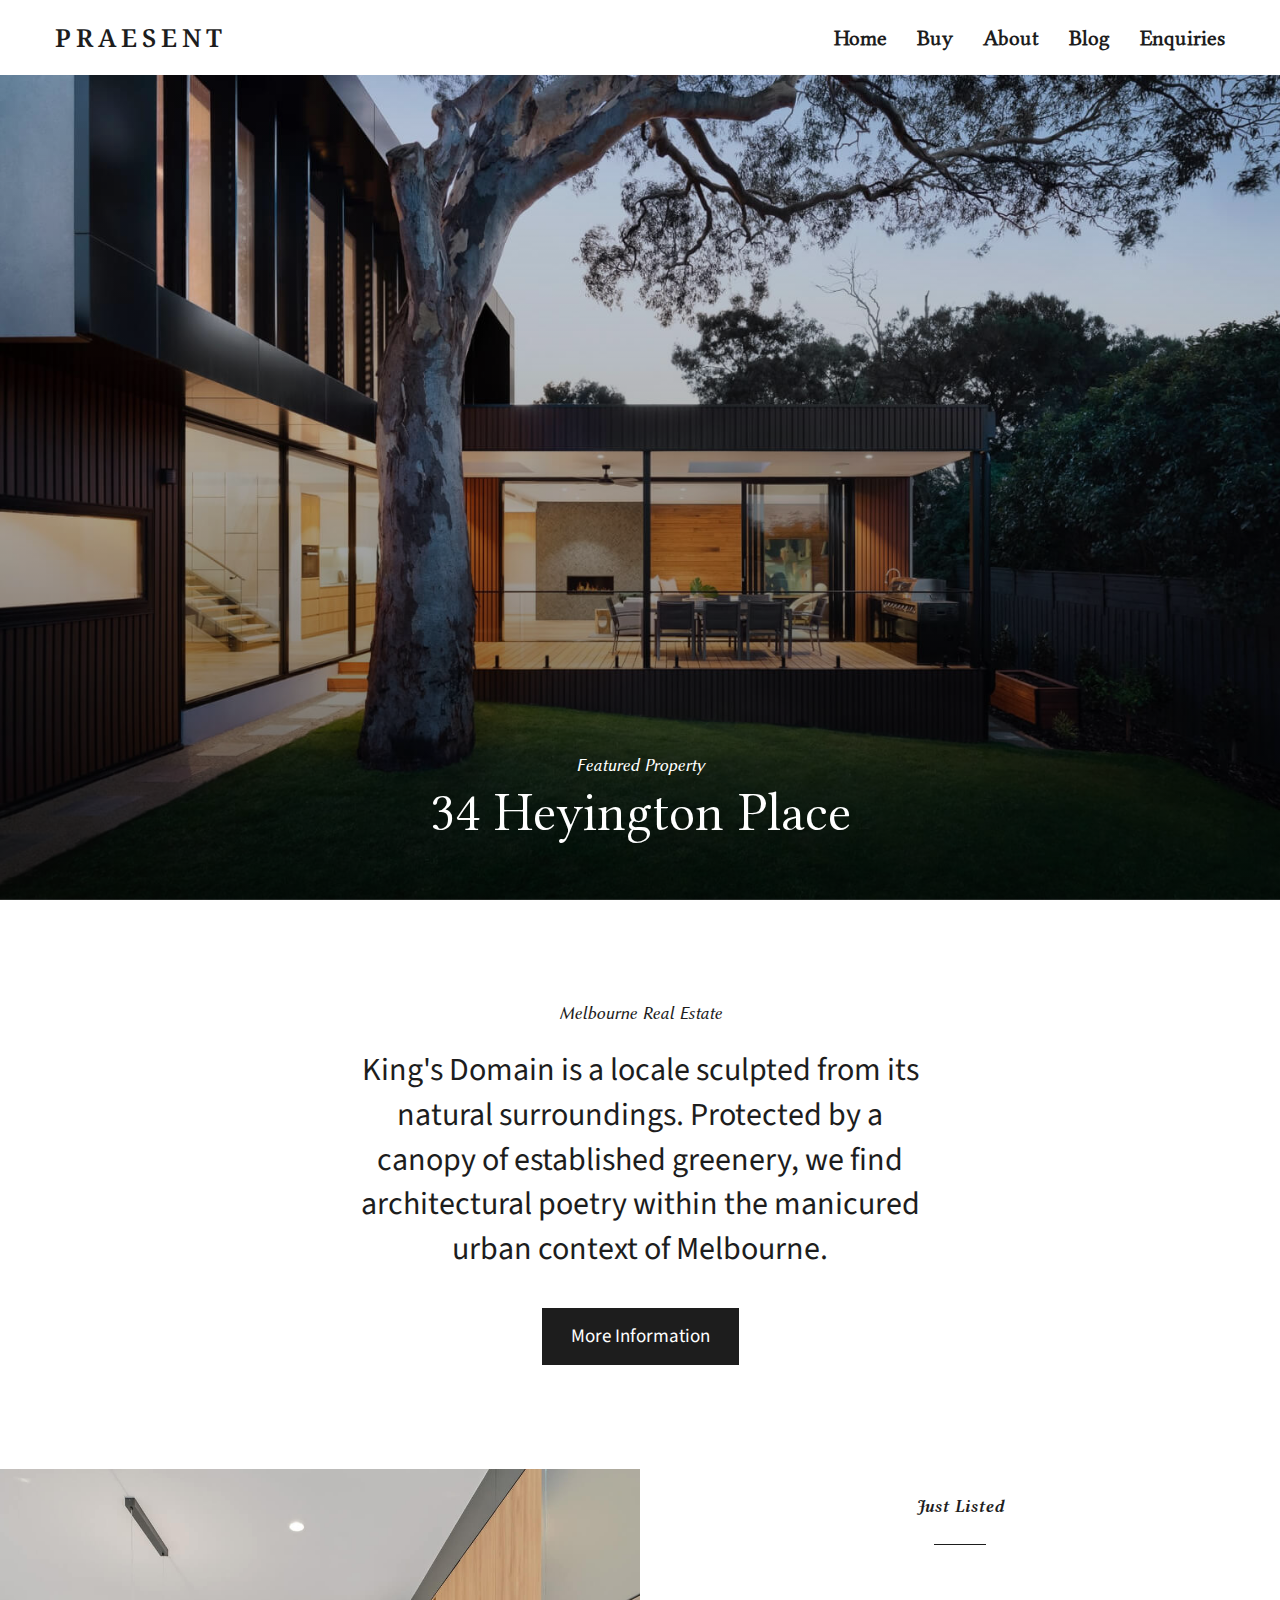
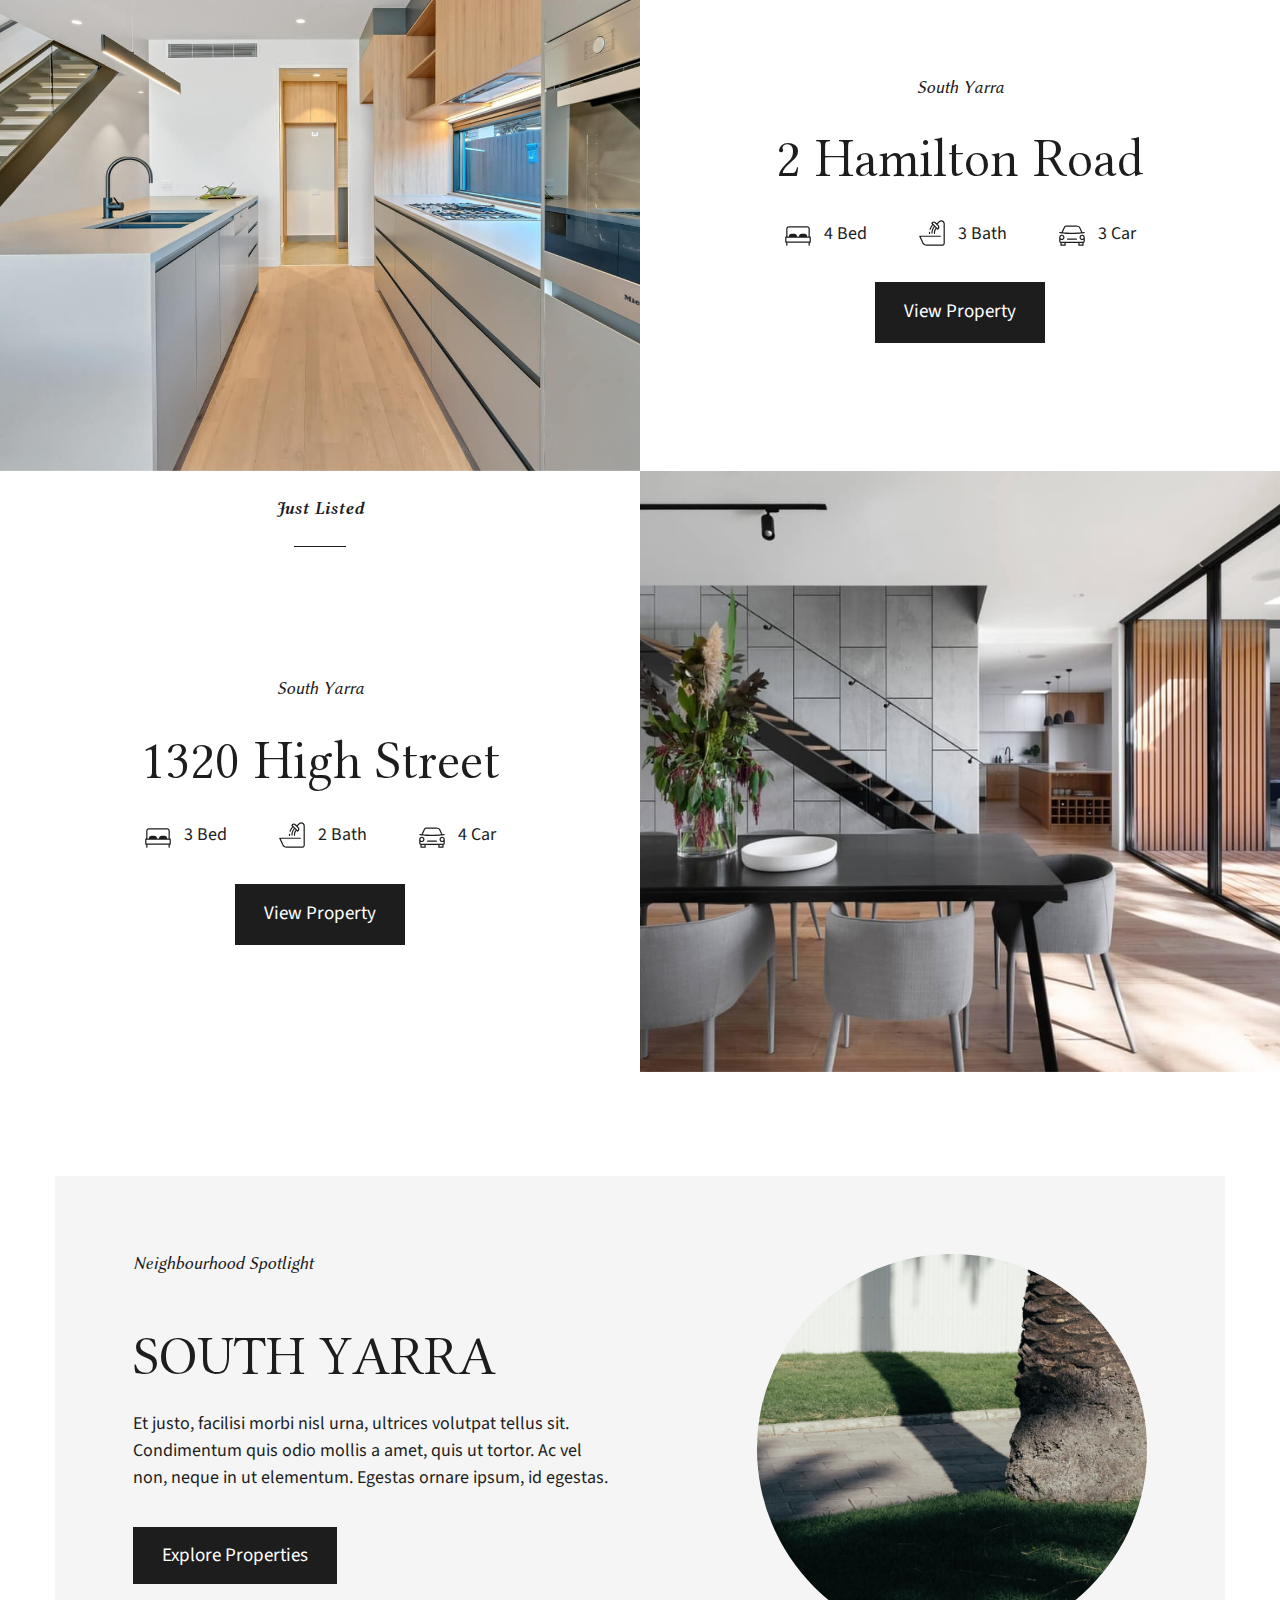
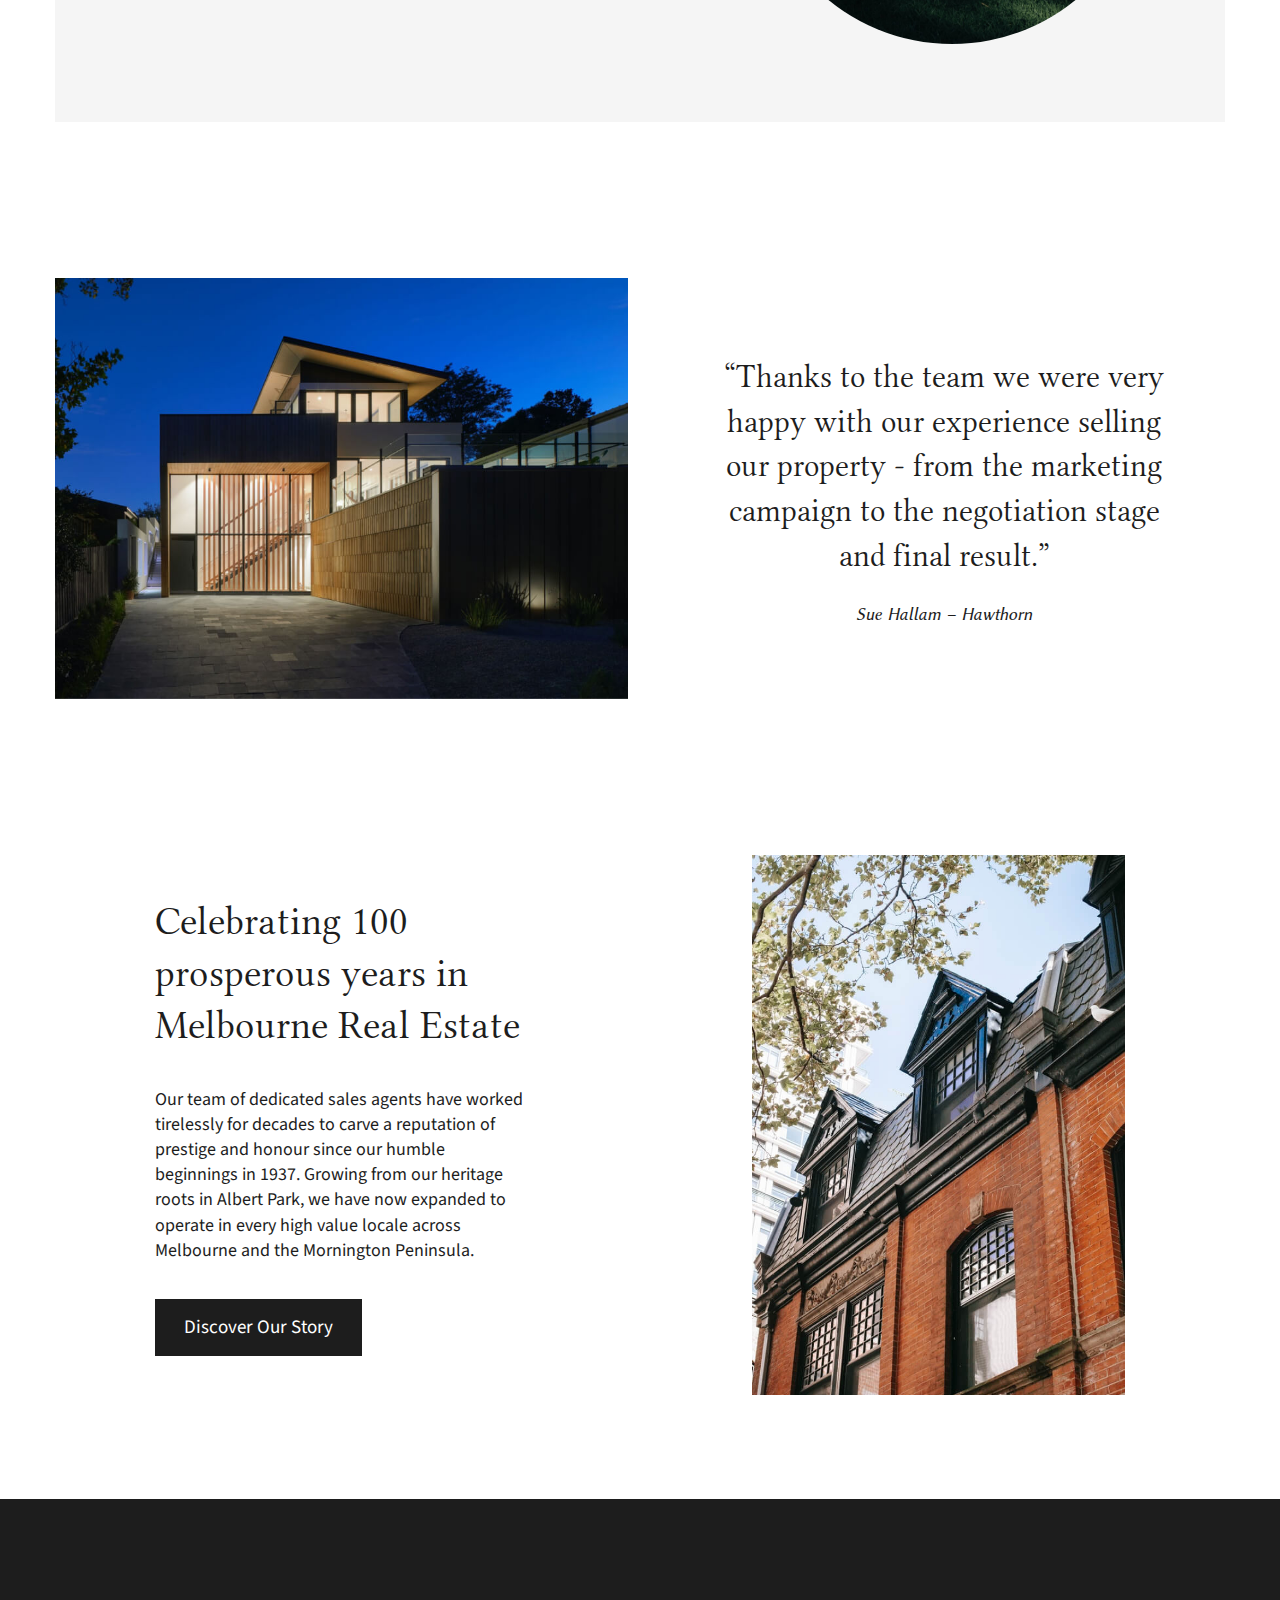
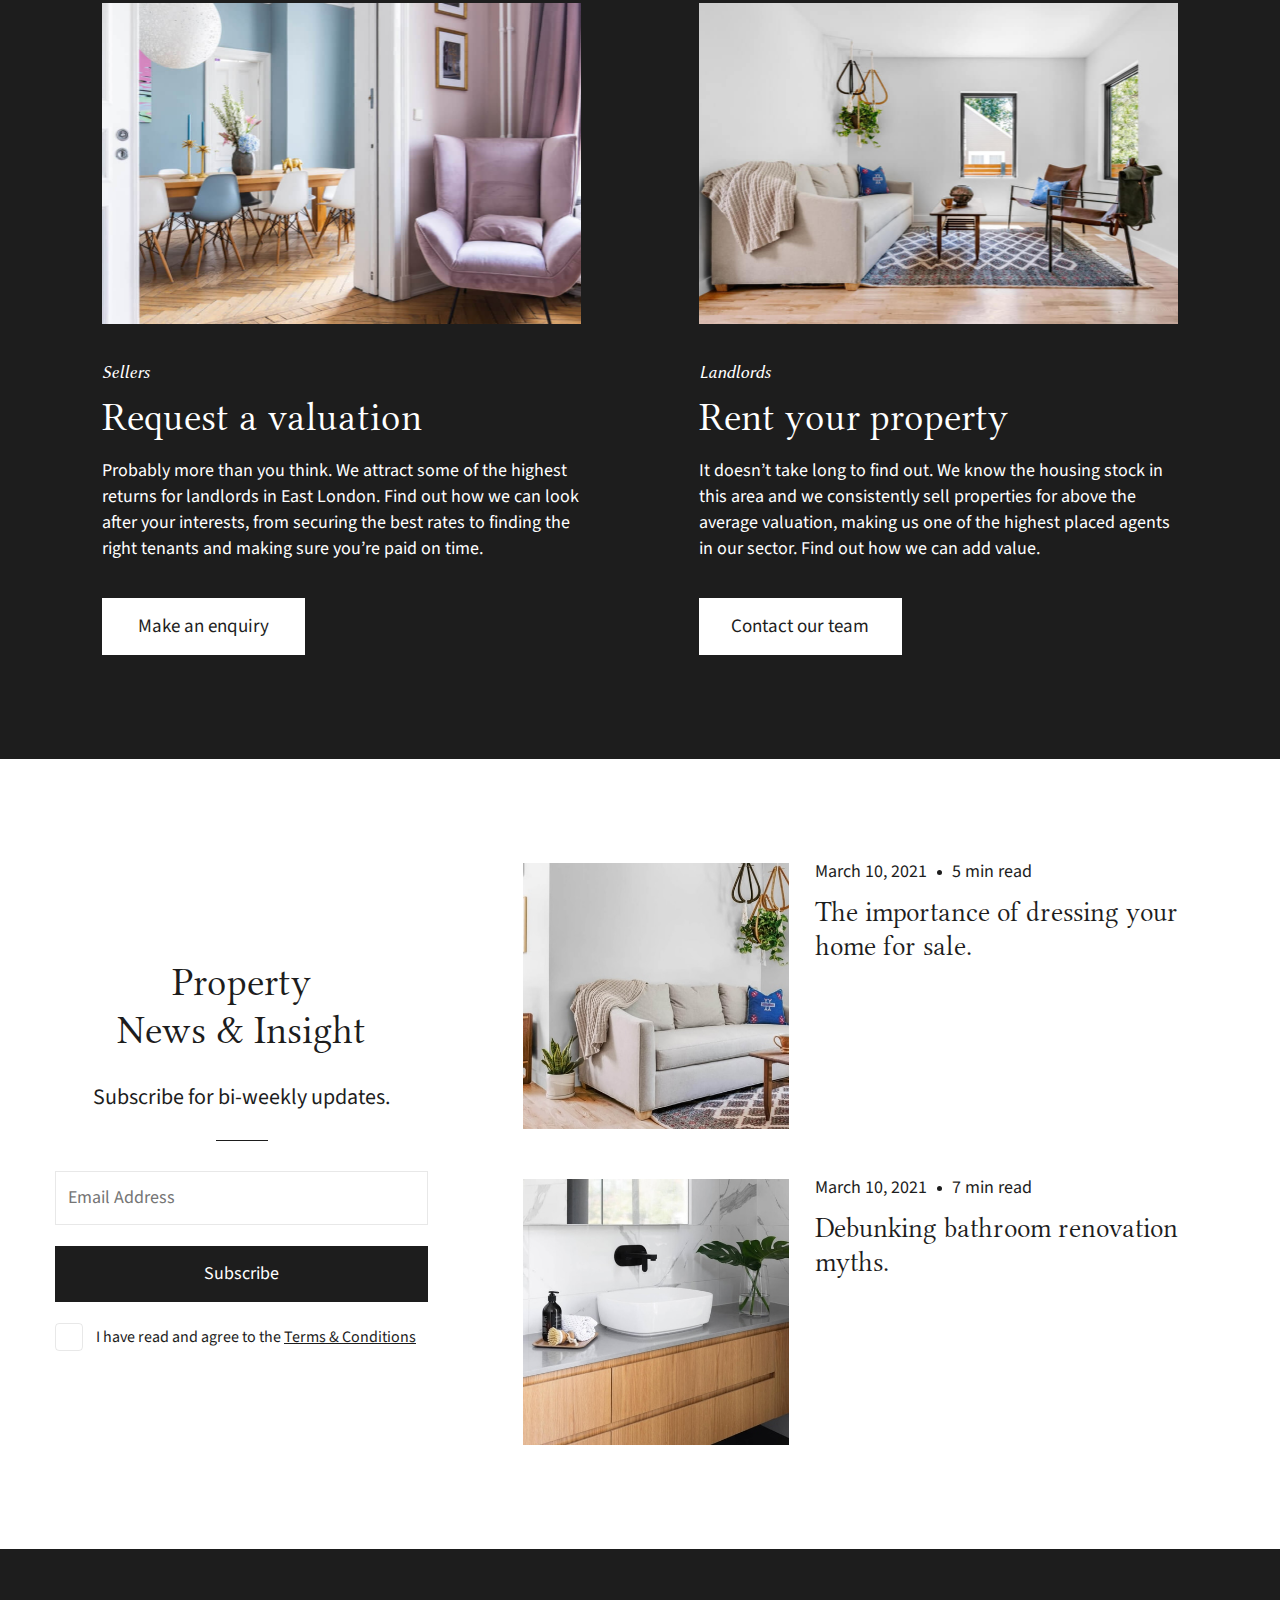
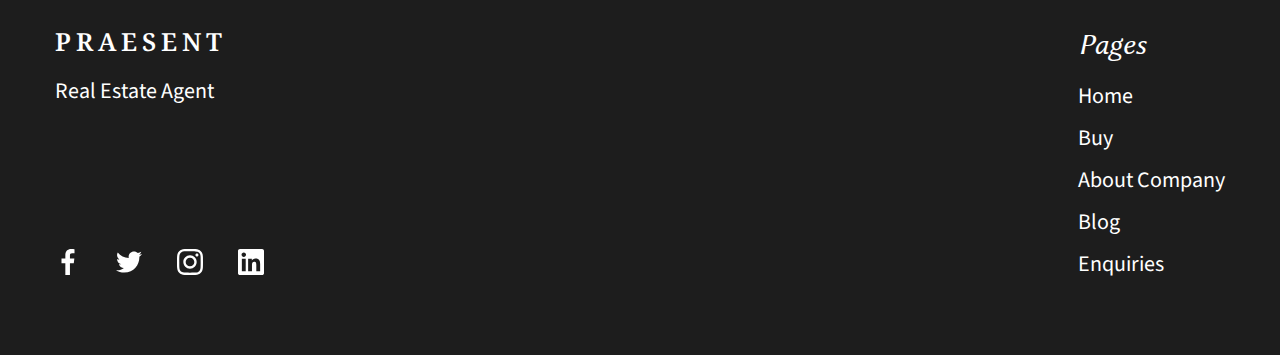
<file: index.html>
<!DOCTYPE html>
<html lang="en">
    <head>
    <meta charset="UTF-8">
    <meta http-equiv="X-UA-Compatible" content="IE=edge">
    <meta name="viewport" content="width=device-width, initial-scale=1.0">
    <link href="https://fonts.googleapis.com/css2?family=Noto+Serif:wght@400;700&display=swap" rel="stylesheet">
    <link href="https://fonts.googleapis.com/css2?family=Source+Sans+Pro:ital,wght@0,400;0,600;0,700;1,400&display=swap" rel="stylesheet">
    <link rel="stylesheet" href="css/style.css">
    
    <title>Home</title>
</head>
    <body>
        <div class="wrapper">
            <header class="header">
    <div class="container header__container">
        <div class="header__logo logo">
            <a href="#">
                <span>PRAESENT</span>
            </a>
        </div>
        <nav class="header__nav">
            <ul class="header__ul">
                <li class="header__li">
                    <a href="#" class="header__li__a">Home</a>
                </li>
                <li class="header__li">
                    <a href="#" class="header__li__a">Buy</a>
                </li>
                <li class="header__li">
                    <a href="#" class="header__li__a">About</a>
                </li>
                <li class="header__li">
                    <a href="#" class="header__li__a">Blog</a>
                </li>
                <li class="header__li">
                    <a href="#" class="header__li__a">Enquiries</a>
                </li>
            </ul>
        </nav>
        <div class="nav__icon">
            <span></span>
        </div>
    </div>
</header>
            <main class="main">
                <a href="#" class="home ibg">
                    <img class="ibg-img" src="img/home/home.jpg" alt="">
                    <div class="overlay"></div>
                    <div class="home__content">
                        <div class="home__title1 title1">
                            Featured Property
                        </div>
                        <div class="home__title2 title2">
                            34 Heyington Place
                        </div>
                    </div>
                </a>
                <div class="description">
                    <div class="container">
                        <div class="description__title title1">Melbourne Real Estate</div>
                        <div class="description__text">King's Domain is a locale sculpted from its natural surroundings. Protected by a canopy of established greenery, we find architectural poetry within the manicured urban context of Melbourne.</div>
                        <a href="#" class="description__button">
                            <span>More Information</span>
                        </a>
                    </div>
                </div>
                <div class="house">
                    <div class="house__img ibg">
                        <img class="ibg-img" src="img/home/flat1.jpg" alt="">
                    </div>
                    <div class="house__info">
                        <div class="house__top">
                            <div class="house__top__title">Just Listed</div>
                            <div class="house__top__line"></div>
                        </div>
                        <div class="house__center">
                            <div class="house__center__title1 title1">South Yarra</div>
                            <div class="house__center__title2 title2">2 Hamilton Road</div>
                            <div class="house__properties">
                                <div class="house__property">
                                    <div class="house__property__icon">
                                        <img src="img/home/bed-icon.svg" alt="">
                                    </div>
                                    <div class="house__property__count">4</div>
                                    <div class="house__property__value">&nbsp;Bed</div>
                                </div>
                                <div class="house__property">
                                    <div class="house__property__icon">
                                        <img src="img/home/bath-icon.svg" alt="">
                                    </div>
                                    <div class="house__property__count">3</div>
                                    <div class="house__property__value">&nbsp;Bath</div>
                                </div>
                                <div class="house__property">
                                    <div class="house__property__icon">
                                        <img src="img/home/car-icon.svg" alt="">
                                    </div>
                                    <div class="house__property__count">3</div>
                                    <div class="house__property__value">&nbsp;Car</div>
                                </div>
                            </div>
                            <a href="#" class="description__button">
                                <span>View Property</span>
                            </a>
                        </div>
                    </div>
                </div>
                <div class="house reverse">
                    <div class="house__img ibg">
                        <img class="ibg-img" src="img/home/flat2.jpeg" alt="">
                    </div>
                    <div class="house__info">
                        <div class="house__top">
                            <div class="house__top__title">Just Listed</div>
                            <div class="house__top__line"></div>
                        </div>
                        <div class="house__center">
                            <div class="house__center__title1 title1">South Yarra</div>
                            <div class="house__center__title2 title2">1320 High Street</div>
                            <div class="house__properties">
                                <div class="house__property">
                                    <div class="house__property__icon">
                                        <img src="img/home/bed-icon.svg" alt="">
                                    </div>
                                    <div class="house__property__count">3</div>
                                    <div class="house__property__value">&nbsp;Bed</div>
                                </div>
                                <div class="house__property">
                                    <div class="house__property__icon">
                                        <img src="img/home/bath-icon.svg" alt="">
                                    </div>
                                    <div class="house__property__count">2</div>
                                    <div class="house__property__value">&nbsp;Bath</div>
                                </div>
                                <div class="house__property">
                                    <div class="house__property__icon">
                                        <img src="img/home/car-icon.svg" alt="">
                                    </div>
                                    <div class="house__property__count">4</div>
                                    <div class="house__property__value">&nbsp;Car</div>
                                </div>
                            </div>
                            <a href="#" class="description__button">
                                <span>View Property</span>
                            </a>
                        </div>
                    </div>
                </div>
                <div class="location">
                    <div class="container location__container">
                        <div class="location__info">
                            <div class="location__title1 title1">Neighbourhood Spotlight</div>
                            <div class="location__bottom">
                                <div class="location__title2 title2">South Yarra</div>
                                <div class="location__text text1">Et justo, facilisi morbi nisl urna, ultrices volutpat tellus sit. Condimentum quis odio mollis a amet, quis ut tortor. Ac vel non, neque in ut elementum. Egestas ornare ipsum, id egestas.</div>
                                <a href="#" class="description__button">
                                    <span>Explore Properties</span>
                                </a>
                            </div>
                        </div>
                        <div class="location__img">
                            <img src="img/home/tree.jpg" alt="">
                        </div>
                    </div>
                </div>
                <div class="response">
                    <div class="container response__container">
                        <div class="response__img ibg">
                            <img src="img/home/house1.jpg" alt="" class="ibg-img">
                        </div>
                        <div class="response__info">
                            <blockquote class="response__item">
                                “Thanks to the team we were very happy with our experience selling our property - from the marketing campaign to the negotiation stage and final result.”
                            </blockquote>
                            <div class="response__author">Sue Hallam – Hawthorn</div>
                        </div>
                    </div>
                </div>
                <div class="story">
                    <div class="container story__container">
                        <div class="story__block">
                            <div class="story__info">
                                <div class="story__info__title title3">Celebrating 100 prosperous years in Melbourne Real Estate</div>
                                <div class="story__info__text text1">Our team of dedicated sales agents have worked tirelessly for decades to carve a reputation of prestige and honour since our humble beginnings in 1937. Growing from our heritage roots in Albert Park, we have now expanded to operate in every high value locale across Melbourne and the Mornington Peninsula.</div>
                                <a href="#" class="description__button">
                                    <span>Discover Our Story</span>
                                </a>
                            </div>
                        </div>
                        <div class="story__block">
                            <div class="story__img ibg">
                                <img class="ibg-img" src="img/home/house2.jpg" alt="">
                            </div>
                        </div>
                    </div>
                </div>
                <div class="enquires">
                    <div class="container enquires__container">
                        <div class="enquires__block__container">
                            <div class="enquires__block">
                                <div class="enquires__img ibg">
                                    <img src="img/home/flat3.jpg" alt="" class="ibg-img">
                                </div>
                                <div class="enquires__info">
                                    <div class="enquires__title1 title1">Sellers</div>
                                    <div class="enquires__title2 title3">Request a valuation</div>
                                    <div class="enquires__text text1">Probably more than you think. We attract some of the highest returns for landlords in East London. Find out how we can look after your interests, from securing the best rates to finding the right tenants and making sure you’re paid on time.</div>
                                    <a href="#" class="description__button reverse">
                                        <span>Make an enquiry</span>
                                    </a>
                                </div>
                            </div>    
                        </div>
                        <div class="enquires__block__container">
                            <div class="enquires__block">
                                <div class="enquires__img ibg">
                                    <img src="img/home/flat4.jpg" alt="" class="ibg-img">
                                </div>
                                <div class="enquires__info">
                                    <div class="enquires__title1 title1">Landlords</div>
                                    <div class="enquires__title2 title3">Rent your property</div>
                                    <div class="enquires__text text1">It doesn’t take long to find out. We know the housing stock in this area and we consistently sell properties for above the average valuation, making us one of the highest placed agents in our sector. Find out how we can add value.</div>
                                    <a href="#" class="description__button reverse">
                                        <span>Contact our team</span>
                                    </a>
                                </div>
                            </div>
                        </div>    
                    </div>
                </div>
                <div id="form" class="actions anchor">
                    <div class="container actions__container">
                        <form action="#" class="actions__form">
                            <div class="actions__title1 title3">Property<br/> News & Insight</div>
                            <div class="actions__title2">Subscribe for bi-weekly updates.</div>
                            <div class="actions__top__line"></div>
                            <div action="#" class="letter__form letter__form1">
                                <input type="text" class="actions__input letter__input input__email obligated" placeholder="Email Address">
                                <input type="button" href="#form" class="actions__button letter__form__button" value="Subscribe">
                                <label class="actions__label">
                                    <input type="checkbox" class="actions__checkbox obligated"><span class="actions__custom-checkbox"></span><span class="actions__agree__span">I have read and agree to the <a href="#" class="actions__link">Terms & Conditions</a></span>
                                </label>
                            </div>   
                            <div class="success-submit">Thank you! Your submission has been received!</div> 
                        </form>
                        <div class="actions__articles">
                            <a href="#" class="actions__article">
                                <div class="actions__article__img">
                                    <img src="img/home/sofa.jpeg" alt="" >
                                </div>
                                <div class="actions__article__info">
                                    <div class="actions__article__top">
                                        <span class="actions__article__date">March 10, 2021</span>
                                        <span class="actions__article__separator"></span>
                                        <span class="actions__article__time">5 min read</span>
                                    </div>
                                    <div class="actions__article__title">The importance of dressing your home for sale.</div>
                                </div>
                            </a>
                            <a href="#" class="actions__article">
                                <div class="actions__article__img">
                                    <img src="img/home/washbasin.jpeg" alt="">
                                </div>
                                <div class="actions__article__info">
                                    <div class="actions__article__top">
                                        <span class="actions__article__date">March 10, 2021</span>
                                        <span class="actions__article__separator"></span>
                                        <span class="actions__article__time">7 min read</span>
                                    </div>
                                    <div class="actions__article__title">Debunking bathroom renovation myths.</div>
                                </div>
                            </a>
                        </div>
                    </div>
                </div>
            </main>

            <footer class="footer">
    <div class="container footer__container">
        <div class="footer__left">
            <div class="footer__logo logo">
                <a href="#">
                    <span>PRAESENT</span>
                </a>
            </div>
            <div class="footer__text">Real Estate Agent</div>
            <nav class="footer__networks">
                <ul class="footer__networks__ul">
                    <li class="footer__networks__li">
                        <a href="#" class="footer__networks__a">
                            <img src="img/home/facebook-icon.svg" alt="">
                        </a>
                    </li>
                    <li class="footer__networks__li">
                        <a href="#" class="footer__networks__a">
                            <img src="img/home/twiitter-icon.svg" alt="">
                        </a>
                    </li>
                    <li class="footer__networks__li">
                        <a href="#" class="footer__networks__a">
                            <img src="img/home/intagram-icon.svg" alt="">
                        </a>
                    </li>
                    <li class="footer__networks__li">
                        <a href="#" class="footer__networks__a">
                            <img src="img/home/linkedin-icon.svg" alt="">
                        </a>
                    </li>
                </ul>
            </nav>
        </div>
        <div class="footer__right">
            <div class="footer_right__title">Pages</div>
            <nav class="footer__right__nav">
                <ul class="footer__right__ul">
                    <li class="footer__right__li">
                        <a href="#" class="footer__right__a">Home</a>
                    </li>
                    <li class="footer__right__li">
                        <a href="#" class="footer__right__a">Buy</a>
                    </li>
                    <li class="footer__right__li">
                        <a href="#" class="footer__right__a">About Company</a>
                    </li>
                    <li class="footer__right__li">
                        <a href="#" class="footer__right__a">Blog</a>
                    </li>
                    <li class="footer__right__li">
                        <a href="#" class="footer__right__a">Enquiries</a>
                    </li>
                </ul>
            </nav>
        </div>
    </div>
</footer>
        </div>
        <script src="js/app.js"></script>
    </body>
</html>
</file>
<file: css/style.css>
@charset "UTF-8";
/*Обнуление*/
* {
  padding: 0;
  /*Видаляємо всі відступи і межі*/
  margin: 0;
  /* - це звернення до всіх тегів на сторінці*/
  border: 0;
}

*, *:before, *:after {
  /*міняє пілрахунок ширини блока так щоб було зручніше верстати*/
  -moz-box-sizing: border-box;
  -webkit-box-sizing: border-box;
  box-sizing: border-box;
}

:focus, :active {
  outline: none;
}

/*прибираємо лінії обводки в деяких браузерах*/
a:focus, a:active {
  outline: none;
}

nav, footer, header, aside {
  display: block;
}

/*перечисляємо деякі хтмл теги і додаємо їм значення блок, що робить їх блочними*/
html, body {
  /*прирівнюємо поведінку шрифтів і елементів для різних браузерів*/
  height: 100%;
  width: 100%;
  font-size: 100%;
  line-height: 1;
  font-size: 14px;
  -ms-text-size-adjust: 100%;
  -moz-text-size-adjust: 100%;
  -webkit-text-size-adjust: 100%;
}

input, button, textarea {
  font-family: inherit;
}

/*наслідування сімейства шрифта*/
input::-ms-clear {
  display: none;
}

/*прибираєть хрестик в інтернет експлорері*/
button {
  cursor: pointer;
}

button::-moz-focus-inner {
  padding: 0;
  border: 0;
}

a, a:visited {
  text-decoration: none;
}

a:hover {
  text-decoration: none;
}

ul li {
  list-style: none;
}

img {
  vertical-align: top;
}

h1, h2, h3, h4, h5, h6 {
  font-size: inherit;
  font-weight: 400;
}

/*обнуляємо всі заголовки*/
/*--------------------*/
.ibg {
  background-position: center;
  background-size: cover;
  background-repeat: no-repeat;
  position: relative;
}

.ibg-img {
  width: 0;
  height: 0;
  position: absolute;
  top: 0;
  left: 0;
  opacity: 0;
  visibility: hidden;
}

a {
  color: #1d1d1d;
}

@font-face {
  font-family: "icomoon2";
  src: url("../fonts/icomoon2.eot?natfha");
  src: url("../fonts/icomoon2.eot?natfha#iefix") format("embedded-opentype"), url("../fonts/icomoon2.ttf?natfha") format("truetype"), url("../fonts/icomoon2.woff?natfha") format("woff"), url("../fonts/icomoon2.svg?natfha#icomoon2") format("svg");
  font-weight: normal;
  font-style: normal;
  font-display: block;
}
[class^=icon-], [class*=" icon-"] {
  /* use !important to prevent issues with browser extensions that change fonts */
  font-family: "icomoon2" !important;
  speak: never;
  font-style: normal;
  font-weight: normal;
  font-variant: normal;
  text-transform: none;
  line-height: 1;
  /* Better Font Rendering =========== */
  -webkit-font-smoothing: antialiased;
  -moz-osx-font-smoothing: grayscale;
}

.icon-close:before {
  content: "\e903";
}

.icon-file-icon:before {
  content: "\e900";
}

.icon-gallery-icon:before {
  content: "\e901";
}

.icon-house-map-icon:before {
  content: "\e902";
}

@font-face {
  font-family: LibertinusMath;
  font-display: swap;
  src: url("../fonts/LibertinusMath-Regular.woff2") format("woff2"), url("../fonts/LibertinusMath-Regular.woff") format("woff");
  font-weight: 400;
  font-style: normal;
}
@font-face {
  font-family: LibertinusSans;
  font-display: swap;
  src: url("../fonts/LibertinusSans-Bold.woff2") format("woff2"), url("../fonts/LibertinusSans-Bold.woff") format("woff");
  font-weight: 700;
  font-style: normal;
}
@font-face {
  font-family: LibertinusSans;
  font-display: swap;
  src: url("../fonts/LibertinusSans-Regular.woff2") format("woff2"), url("../fonts/LibertinusSans-Regular.woff") format("woff");
  font-weight: 400;
  font-style: normal;
}
@font-face {
  font-family: LibertinusSerif;
  font-display: swap;
  src: url("../fonts/LibertinusSerif-BoldItalic.woff2") format("woff2"), url("../fonts/LibertinusSerif-BoldItalic.woff") format("woff");
  font-weight: 400;
  font-style: normal;
}
@font-face {
  font-family: LibertinusSerif;
  font-display: swap;
  src: url("../fonts/LibertinusSerif-Semibold.woff2") format("woff2"), url("../fonts/LibertinusSerif-Semibold.woff") format("woff");
  font-weight: 600;
  font-style: normal;
}
@font-face {
  font-family: LibertinusSerif;
  font-display: swap;
  src: url("../fonts/LibertinusSerif-Bold.woff2") format("woff2"), url("../fonts/LibertinusSerif-Bold.woff") format("woff");
  font-weight: 700;
  font-style: normal;
}
@font-face {
  font-family: LibertinusSerif;
  font-display: swap;
  src: url("../fonts/LibertinusSerif-Regular.woff2") format("woff2"), url("../fonts/LibertinusSerif-Regular.woff") format("woff");
  font-weight: 400;
  font-style: normal;
}
@font-face {
  font-family: LibertinusSans;
  font-display: swap;
  src: url("../fonts/LibertinusSans-Italic.woff2") format("woff2"), url("../fonts/LibertinusSans-Italic.woff") format("woff");
  font-weight: 400;
  font-style: normal;
}
@font-face {
  font-family: LibertinusSerif;
  font-display: swap;
  src: url("../fonts/LibertinusSerif-SemiboldItalic.woff2") format("woff2"), url("../fonts/LibertinusSerif-SemiboldItalic.woff") format("woff");
  font-weight: 400;
  font-style: normal;
}
@font-face {
  font-family: LibertinusSerifDisplay;
  font-display: swap;
  src: url("../fonts/LibertinusSerifDisplay-Regular.woff2") format("woff2"), url("../fonts/LibertinusSerifDisplay-Regular.woff") format("woff");
  font-weight: 400;
  font-style: normal;
}
@font-face {
  font-family: LibertinusSerifInitials;
  font-display: swap;
  src: url("../fonts/LibertinusSerifInitials-Regular.woff2") format("woff2"), url("../fonts/LibertinusSerifInitials-Regular.woff") format("woff");
  font-weight: 400;
  font-style: normal;
}
body {
  color: #1d1d1d;
}
body._lock {
  overflow: hidden;
}

.wrapper {
  min-height: 100vh;
  display: flex;
  flex-direction: column;
}

.main {
  flex: 1 1 auto;
}

.title1 {
  font-size: 18px;
  font-family: "LibertinusSans", sans-serif;
}

.title2 {
  font-size: 54px;
  font-family: "LibertinusSerifDisplay", sans-serif;
}
@media (max-width: 576px) {
  .title2 {
    font-size: 40px;
  }
}
@media (max-width: 350px) {
  .title2 {
    font-size: 30px;
  }
}

.title3 {
  font-size: 40px;
  font-family: "LibertinusSerifDisplay", sans-serif;
}
@media (max-width: 992px) {
  .title3 {
    font-size: 35px;
  }
}
@media (max-width: 350px) {
  .title3 {
    font-size: 25px;
  }
}

.text1 {
  font-size: 18px;
  font-family: "Source Sans Pro", sans-serif;
}

.description__button {
  display: inline-block;
  padding: 18px 28px;
  background-color: #1d1d1d;
  font-size: 19px;
  font-family: "Source Sans Pro", sans-serif;
  color: #ffffff;
  border: 1px solid #1d1d1d;
  transition: 0.3s;
  margin-top: 36px;
}
.description__button:hover {
  background-color: transparent;
  color: #1d1d1d;
  transition: 0.3s;
}
.description__button.reverse {
  background-color: #ffffff;
  border: 1px solid #ffffff;
  color: #1d1d1d;
  width: 203px;
  text-align: center;
}
.description__button.reverse:hover {
  background-color: transparent;
  color: #ffffff;
  transition: 0.3s;
}

.header {
  padding: 25px 0px;
  background-color: #ffffff;
  position: fixed;
  z-index: 50;
  width: 100%;
}

.container {
  max-width: 1170px;
  width: 95%;
  margin: 0 auto;
}

.header__container {
  display: flex;
  justify-content: space-between;
  align-items: center;
}

.header__logo a {
  color: #1d1d1d;
}

.logo a {
  font-size: 25px;
  font-family: "Noto Serif", serif;
  font-weight: 600;
  letter-spacing: 5px;
  cursor: pointer;
  position: relative;
  z-index: 10;
}

@media (max-width: 767px) {
  .header__nav {
    position: fixed;
    top: 0;
    right: -100%;
    width: 100%;
    height: 100%;
    background-color: rgba(0, 0, 0, 0.8);
    padding: 120px 30px 30px 30px;
    transition: 0.3s ease 0s;
    overflow: auto;
  }
  .header__nav._active {
    right: 0%;
  }
  .header__nav:before {
    content: "";
    position: fixed;
    width: 100%;
    top: 0;
    left: 0;
    height: 75px;
    background-color: #ffffff;
    z-index: 2;
  }
}

.header__ul {
  display: flex;
}
@media (max-width: 767px) {
  .header__ul {
    flex-direction: column;
    align-items: center;
  }
}

.header__li:not(:last-child) {
  margin-right: 30px;
}
@media (max-width: 767px) {
  .header__li:not(:last-child) {
    margin-right: 0px;
    margin-bottom: 25px;
  }
}

.header__li__a {
  font-size: 22px;
  font-family: "LibertinusSerifDisplay", sans-serif;
  font-weight: 700;
  font-style: normal;
  color: #1d1d1d;
  transition: 0.3s;
}
.header__li__a:hover {
  opacity: 0.5;
  transition: 0.3s;
}
@media (max-width: 767px) {
  .header__li__a {
    font-size: 28px;
    color: #ffffff;
  }
}

.nav__icon {
  display: none;
  z-index: 5;
  position: relative;
  width: 30px;
  height: 18px;
  cursor: pointer;
}
@media (max-width: 767px) {
  .nav__icon {
    display: block;
  }
}
.nav__icon span, .nav__icon::before, .nav__icon::after {
  left: 0;
  position: absolute;
  height: 15%;
  width: 100%;
  transition: all 0.3s ease 0s;
  background-color: #000000;
}
.nav__icon:before, .nav__icon:after {
  content: "";
}
.nav__icon:before {
  top: 0;
}
.nav__icon:after {
  bottom: 0;
}
.nav__icon span {
  top: 50%;
  transform: scale(1) translate(0px, -50%);
}
.nav__icon._active span {
  transform: scale(0) translate(0px, -50%);
}
.nav__icon._active::before {
  top: 50%;
  transform: rotate(-45deg) translate(0px, -50%);
}
.nav__icon._active::after {
  bottom: 50%;
  transform: rotate(45deg) translate(0px, 50%);
}

.footer {
  background-color: #1d1d1d;
  padding: 80px 0px;
  color: #ffffff;
}

.footer__container {
  display: flex;
  justify-content: space-between;
}
@media (max-width: 450px) {
  .footer__container {
    flex-direction: column;
    align-items: center;
    text-align: center;
  }
}

.footer__left {
  display: flex;
  flex-direction: column;
}
@media (max-width: 450px) {
  .footer__left {
    margin-bottom: 80px;
  }
}

.footer__logo {
  margin-bottom: 26px;
}
.footer__logo a {
  color: #ffffff;
}

.footer__text {
  font-size: 22px;
  font-family: "Source Sans Pro", sans-serif;
  margin-bottom: 52px;
  flex: 1 1 auto;
}

.footer__networks__ul {
  display: flex;
}

.footer__networks__li:not(:last-child) {
  margin-right: 35px;
}

.footer__networks__a {
  opacity: 1;
  transition: 0.3s;
}
.footer__networks__a:hover {
  opacity: 0.5;
  transition: 0.3s;
}

.footer_right__title {
  font-size: 30px;
  font-family: "LibertinusSans", sans-serif;
  margin-bottom: 26px;
}

.footer__right__li:not(:last-child) {
  margin-bottom: 20px;
}

.footer__right__a {
  font-size: 22px;
  font-family: "Source Sans Pro", sans-serif;
  color: #ffffff;
  opacity: 1;
  transition: 0.3s;
}
.footer__right__a:hover {
  opacity: 0.5;
  transition: 0.3s;
}

.home {
  min-height: 100vh;
  display: flex;
  flex-direction: column;
  justify-content: flex-end;
}

.overlay {
  position: absolute;
  width: 100%;
  height: 100%;
  background-image: linear-gradient(180deg, transparent, rgba(0, 0, 0, 0.6));
  z-index: 10;
}

.home__content {
  color: #ffffff;
  text-align: center;
  padding-bottom: 60px;
  position: relative;
  z-index: 20;
}

.home__title1 {
  margin-bottom: 12px;
}

.description {
  text-align: center;
  padding: 104px 0px;
}

.description__title {
  margin-bottom: 26px;
}

.description__text {
  font-size: 32px;
  font-family: "Source Sans Pro", sans-serif;
  width: 95%;
  max-width: 584px;
  margin: 0 auto;
  line-height: 1.4;
}
@media (max-width: 576px) {
  .description__text {
    font-size: 26px;
  }
}
@media (max-width: 450px) {
  .description__text {
    font-size: 20px;
  }
}

.house {
  display: flex;
}
@media (max-width: 992px) {
  .house {
    flex-direction: column;
  }
}
.house.reverse .house__img {
  order: 2;
}
.house.reverse .house__info {
  order: 1;
}

.house__img {
  width: 50%;
  padding: 0px 0px 47% 0px;
}
@media (max-width: 992px) {
  .house__img {
    order: 2;
    width: 100%;
  }
}
.house__info {
  width: 50%;
  padding: 26px;
  display: flex;
  flex-direction: column;
}
@media (max-width: 992px) {
  .house__info {
    order: 1;
    width: 100%;
  }
}
@media (max-width: 576px) {
  .house__info {
    padding: 15px;
  }
}

.house__top {
  display: flex;
  flex-direction: column;
  align-items: center;
}

.house__top__title {
  font-size: 18px;
  font-family: "LibertinusSerif", sans-serif;
}

.house__top__line {
  margin-top: 26px;
  width: 52px;
  height: 1px;
  background-color: #1d1d1d;
}

.house__center {
  display: flex;
  flex-direction: column;
  justify-content: center;
  align-items: center;
  flex: 1 1 auto;
  text-align: center;
  line-height: 1.2;
}
@media (max-width: 992px) {
  .house__center {
    margin-top: 52px;
    margin-bottom: 52px;
  }
}

.house__center__title1 {
  margin-bottom: 26px;
}

.house__center__title2 {
  margin-bottom: 26px;
  line-height: 1.3;
}

.house__properties {
  display: flex;
  justify-content: center;
}
@media (max-width: 450px) {
  .house__properties {
    flex-direction: column;
    align-items: center;
  }
}

.house__property {
  display: flex;
  align-items: center;
  font-size: 18px;
  font-family: "Source Sans Pro", sans-serif;
  margin: 0px 26px;
}
@media (max-width: 450px) {
  .house__property:not(:last-child) {
    margin-bottom: 20px;
  }
}

.house__property__icon {
  margin-right: 13px;
}

.location {
  margin-top: 104px;
  margin-bottom: 52px;
}
@media (max-width: 992px) {
  .location {
    margin: 52px 0px 26px;
  }
}

.location__container {
  width: 100%;
  display: flex;
  justify-content: space-between;
  padding: 78px;
  background-color: #f5f5f5;
}
@media (max-width: 992px) {
  .location__container {
    flex-direction: column;
    align-items: center;
  }
}
@media (max-width: 767px) {
  .location__container {
    padding: 78px 38px;
  }
}
@media (max-width: 450px) {
  .location__container {
    padding: 54px 15px;
  }
}

.location__info {
  max-width: 480px;
  display: flex;
  flex-direction: column;
  justify-content: space-between;
  color: #1d1d1d;
  margin-bottom: 60px;
}

.location__title1 {
  margin-bottom: 40px;
}

.location__title2 {
  text-transform: uppercase;
  margin-bottom: 26px;
}

.location__text {
  line-height: 1.5;
}

.location__img {
  width: 390px;
}
@media (max-width: 576px) {
  .location__img {
    width: 90%;
  }
}
.location__img img {
  width: 100%;
  border-radius: 50%;
}

.response {
  padding: 104px 0px 52px;
}
@media (max-width: 992px) {
  .response {
    padding: 52px 0px 26px;
  }
}

.response__container {
  display: flex;
  justify-content: space-between;
}
@media (max-width: 992px) {
  .response__container {
    flex-direction: column;
  }
}

.response__img {
  width: 49%;
  padding: 0px 0px 36% 0px;
}
@media (max-width: 992px) {
  .response__img {
    width: 100%;
    order: 2;
  }
}
.response__info {
  width: 48%;
  text-align: center;
  display: flex;
  flex-direction: column;
  justify-content: center;
  align-items: center;
}
@media (max-width: 992px) {
  .response__info {
    width: 100%;
    order: 1;
    margin-bottom: 80px;
  }
}

.response__item {
  font-size: 32px;
  font-family: "LibertinusSerifDisplay", sans-serif;
  margin-bottom: 26px;
  line-height: 1.4;
  max-width: 479px;
  width: 90%;
}
@media (max-width: 450px) {
  .response__item {
    font-size: 26px;
  }
}

.response__author {
  font-size: 18px;
  font-family: "LibertinusSans", sans-serif;
}

.story {
  padding: 104px 0px;
}
@media (max-width: 767px) {
  .story {
    padding: 52px 0px;
  }
}

.story__container {
  display: flex;
  justify-content: space-between;
  align-items: center;
}
@media (max-width: 767px) {
  .story__container {
    flex-direction: column;
  }
}

.story__block {
  width: 49%;
}
@media (max-width: 767px) {
  .story__block {
    width: 100%;
  }
}

.story__info {
  width: 100%;
  max-width: 373px;
  margin: 0 auto;
}
@media (max-width: 767px) {
  .story__info {
    margin-bottom: 80px;
    min-width: 373px;
  }
}
@media (max-width: 450px) {
  .story__info {
    min-width: 100%;
  }
}

.story__info__title {
  margin-bottom: 36px;
  line-height: 1.3;
}

.story__info__text {
  line-height: 1.4;
}

.story__img {
  width: 100%;
  max-width: 373px;
  height: 540px;
  margin: 0 auto;
}
@media (max-width: 767px) {
  .story__img {
    min-width: 373px;
  }
}
@media (max-width: 450px) {
  .story__img {
    min-width: 100%;
  }
}
.enquires {
  padding: 104px 0px;
  background-color: #1d1d1d;
  color: #fff;
}
@media (max-width: 767px) {
  .enquires {
    padding: 52px 0px;
  }
}

.enquires__container {
  display: flex;
  justify-content: space-between;
}
@media (max-width: 767px) {
  .enquires__container {
    flex-direction: column;
  }
}

.enquires__block__container {
  width: 49%;
}
@media (max-width: 767px) {
  .enquires__block__container {
    width: 100%;
  }
  .enquires__block__container:first-child {
    margin-bottom: 100px;
  }
}

.enquires__block {
  max-width: 479px;
  margin: 0 auto;
  display: flex;
  flex-direction: column;
  height: 100%;
}

.enquires__img {
  padding: 0px 0px 67% 0px;
  width: 100%;
  margin-bottom: 39px;
}

.enquires__info {
  flex: 1 1 auto;
  display: flex;
  flex-direction: column;
}

.enquires__title1 {
  margin-bottom: 16px;
}

.enquires__title2 {
  margin-bottom: 21px;
}

.enquires__text {
  line-height: 26px;
  flex: 1 1 auto;
}

.actions {
  padding: 104px 0px;
}

.actions__container {
  display: flex;
  justify-content: space-between;
  align-items: center;
}
@media (max-width: 767px) {
  .actions__container {
    flex-direction: column;
  }
}

.actions__form {
  text-align: center;
  width: 35%;
  max-width: 373px;
}
@media (max-width: 767px) {
  .actions__form {
    margin-bottom: 90px;
    width: 100%;
  }
}

.actions__title1 {
  line-height: 1.2;
  margin-bottom: 30px;
}

.actions__title2 {
  font-size: 22px;
  font-family: "Source Sans Pro", sans-serif;
  margin-bottom: 30px;
  line-height: 1.2;
}

.actions__top__line {
  width: 52px;
  height: 1px;
  background-color: #1d1d1d;
  margin: 30px auto;
}

.letter__form1 {
  width: 100% !important;
}

.actions__input {
  padding: 8px 12px;
  border: 1px solid #cccccc;
  width: 100%;
  height: 54px;
  font-size: 18px;
  font-family: "Source Sans Pro", sans-serif;
  margin-bottom: 21px;
}

.actions__button {
  background-color: #1d1d1d;
  border: 1px solid #1d1d1d;
  width: 100%;
  height: 54px;
  color: #ffffff;
  font-size: 18px;
  font-family: "Source Sans Pro", sans-serif;
  margin-bottom: 21px;
  cursor: pointer;
}

.actions__label {
  display: flex;
  align-items: center;
  cursor: pointer;
}

.actions__checkbox {
  display: none;
}
.actions__checkbox._error + .actions__custom-checkbox {
  border: 1px solid #e60000;
}

.actions__custom-checkbox {
  display: inline-block;
  min-width: 28px;
  width: 28px;
  height: 28px;
  margin-right: 13px;
  border: 1px solid rgba(29, 29, 29, 0.1);
  border-radius: 4px;
  position: relative;
}
.actions__custom-checkbox::before {
  content: url("../img/home/mark-icon.svg");
  position: absolute;
  top: 50%;
  left: 50%;
  transform: translate(-50%, -50%);
  display: block;
  opacity: 0;
  transition: 0.2s;
  margin-top: 1px;
  margin-left: 1px;
}

.actions__checkbox:checked + .actions__custom-checkbox:before {
  opacity: 1;
}

.actions__checkbox:checked + .actions__custom-checkbox {
  background-color: rgba(29, 29, 29, 0.1);
}

.actions__agree__span {
  font-size: 16px;
  font-family: "Source Sans Pro", sans-serif;
  line-height: 1.3;
}

.actions__link {
  color: #1d1d1d;
  text-decoration: underline;
}

.actions__articles {
  max-width: 723px;
  width: 60%;
}
@media (max-width: 767px) {
  .actions__articles {
    width: 100%;
  }
}

.actions__article {
  display: flex;
  transition: 0.3s;
}
.actions__article:hover {
  opacity: 0.8;
  transition: 0.3s;
}
.actions__article:first-child {
  margin-bottom: 50px;
}
@media (max-width: 576px) {
  .actions__article {
    flex-direction: column;
  }
}

.actions__article__img {
  min-width: 266px;
  width: 266px;
  margin-right: 26px;
}
@media (max-width: 992px) {
  .actions__article__img {
    min-width: 170px;
    width: 170px;
  }
}
@media (max-width: 576px) {
  .actions__article__img {
    margin-bottom: 26px;
    width: 100%;
  }
}
.actions__article__img img {
  width: 100%;
}

.actions__article__info {
  flex-shrink: 1;
}

.actions__article__top {
  font-size: 18px;
  font-family: "Source Sans Pro", sans-serif;
  display: flex;
  align-items: center;
  margin-bottom: 15px;
}
@media (max-width: 350px) {
  .actions__article__top {
    font-size: 16px;
  }
}

.actions__article__separator {
  width: 5px;
  height: 5px;
  border-radius: 50%;
  background-color: #1d1d1d;
  margin: 0px 10px;
}

.actions__article__title {
  font-size: 28px;
  font-family: "LibertinusSerifDisplay", sans-serif;
  line-height: 1.2;
}
@media (max-width: 350px) {
  .actions__article__title {
    font-size: 22px;
  }
}

.buy__content {
  max-width: 584px;
  width: 90%;
  margin: 0 auto;
}

.buy__title {
  font-size: 54px;
  font-family: "LibertinusSerifDisplay", sans-serif;
  margin-bottom: 26px;
}

.buy__text {
  font-size: 22px;
  font-family: "Source Sans Pro", sans-serif;
  margin-bottom: 26px;
  line-height: 1.2;
}

.buy__line {
  width: 52px;
  height: 1px;
  background-color: #fff;
  margin: 0 auto;
}

.catalog {
  padding: 104px 0px;
  background-color: #f5f5f5;
}
@media (max-width: 576px) {
  .catalog {
    padding: 60px 0px;
  }
}

.catalog__location {
  margin-bottom: 80px;
  display: flex;
  justify-content: center;
  align-items: center;
  font-size: 18px;
  font-family: "Source Sans Pro", sans-serif;
}
@media (max-width: 767px) {
  .catalog__location {
    flex-direction: column;
  }
}
@media (max-width: 576px) {
  .catalog__location {
    margin-bottom: 50px;
  }
}

.catalog__location__title {
  margin-right: 15px;
}
@media (max-width: 767px) {
  .catalog__location__title {
    margin-right: 0px;
    margin-bottom: 30px;
  }
}

.catalog__location__items {
  display: flex;
}
@media (max-width: 576px) {
  .catalog__location__items {
    flex-direction: column;
  }
}

.catalog__location__item__container {
  text-align: center;
}
@media (max-width: 576px) {
  .catalog__location__item__container:not(:last-child) {
    margin-bottom: 30px;
  }
}

.catalog__location__item {
  display: inline-block;
  padding: 13px 26px;
  border: 1px solid rgba(29, 29, 29, 0.1);
  border-radius: 50px;
  margin: 0px 13px;
  color: #1d1d1d;
  transition: 0.2s;
}
.catalog__location__item:hover {
  background-color: #ffffff;
  transition: 0.2s;
}

.catalog__items {
  display: grid;
  grid-template-columns: repeat(3, 1fr);
  grid-column-gap: 50px;
  grid-row-gap: 50px;
}
@media (max-width: 992px) {
  .catalog__items {
    grid-template-columns: repeat(2, 1fr);
    grid-column-gap: 30px;
  }
}
@media (max-width: 576px) {
  .catalog__items {
    grid-template-columns: repeat(1, 1fr);
  }
}

.catalog__item__img {
  padding: 0px 0px 67% 0px;
}

.catalog__item__info {
  background-color: #ffffff;
  display: flex;
  flex-direction: column;
  align-items: center;
  padding: 52px 26px 0px;
}
@media (max-width: 767px) {
  .catalog__item__info {
    padding: 52px 12px 0px;
  }
}

.catalog__item__title1 {
  font-size: 18px;
  font-family: "LibertinusSans", sans-serif;
  margin-bottom: 10px;
}

.catalog__item__title2 {
  font-size: 32px;
  font-family: "LibertinusSerifDisplay", sans-serif;
  margin-bottom: 26px;
}

.catalog__item__properties {
  display: flex;
}

.catalog__item__property {
  display: flex;
  align-items: center;
  margin: 0px 13px;
}

.catalog__property__icon {
  margin-right: 13px;
}

.catalog__property__count {
  font-size: 18px;
  font-family: "Source Sans Pro", sans-serif;
}

.subscribe {
  padding: 104px 0px;
}

.subscribe__form {
  margin: 0 auto;
  width: 95%;
  max-width: 373px;
}

.presentation {
  padding: 104px 0px;
}
@media (max-width: 767px) {
  .presentation {
    padding: 52px 0px;
  }
}

.presentation__top {
  width: 95%;
  max-width: 584px;
  margin: 0 auto;
  margin-bottom: 104px;
  text-align: center;
}
@media (max-width: 576px) {
  .presentation__top {
    margin-bottom: 52px;
  }
}

.presentation__title {
  font-size: 18px;
  font-family: "LibertinusSans", sans-serif;
  margin-bottom: 26px;
}

.presentation__text {
  font-size: 32px;
  font-family: "Source Sans Pro", sans-serif;
  line-height: 1.3;
}
@media (max-width: 576px) {
  .presentation__text {
    font-size: 22px;
  }
}

.presentation__bottom {
  display: flex;
  justify-content: space-between;
  max-width: 806px;
  width: 95%;
  margin: 0 auto;
}
@media (max-width: 767px) {
  .presentation__bottom {
    flex-direction: column;
  }
}

.presentation__column {
  text-align: center;
}
.presentation__column:not(:last-child) {
  margin-right: 20px;
}
@media (max-width: 767px) {
  .presentation__column:not(:last-child) {
    margin-right: 0px;
    margin-bottom: 50px;
  }
}

.presentation__column__text1 {
  font-size: 72px;
  font-family: "LibertinusSerifDisplay", sans-serif;
  margin-bottom: 15px;
}

.presentation__column__text2 {
  font-size: 18px;
  font-family: "LibertinusSerif", sans-serif;
  line-height: 1.3;
}

.selebrating {
  display: flex;
}
@media (max-width: 767px) {
  .selebrating {
    flex-direction: column;
  }
}

.selebrating__img {
  width: 50%;
  padding: 0px 0px 50% 0px;
}
@media (max-width: 767px) {
  .selebrating__img {
    order: 2;
    width: 100%;
    padding: 0px 0px 100% 0px;
  }
}

.selebrating__info {
  width: 50%;
  background-color: #f5f5f5;
}
@media (max-width: 767px) {
  .selebrating__info {
    order: 1;
    width: 100%;
    padding: 50px 0px;
  }
}

.selebrating__info__container {
  max-width: 373px;
  margin: 0 auto;
  width: 90%;
  height: 100%;
  display: flex;
  flex-direction: column;
  justify-content: center;
}

.selebrating__title {
  font-size: 40px;
  font-family: "LibertinusSerifDisplay", sans-serif;
  margin-bottom: 21px;
  line-height: 1.2;
}
@media (max-width: 992px) {
  .selebrating__title {
    font-size: 35px;
  }
}
@media (max-width: 576px) {
  .selebrating__title {
    font-size: 28px;
  }
}

.selebrating__text {
  font-size: 18px;
  font-family: "Source Sans Pro", sans-serif;
  line-height: 1.4;
}

.team {
  padding: 104px 0px;
}

.team__top {
  margin-bottom: 78px;
}

.team__title {
  font-size: 40px;
  font-family: "LibertinusSerifDisplay", sans-serif;
  margin-bottom: 47px;
}

.team__workers {
  display: grid;
  grid-template-columns: repeat(3, 1fr);
  grid-column-gap: 30px;
  grid-row-gap: 30px;
}
@media (max-width: 576px) {
  .team__workers {
    grid-template-columns: repeat(1, 1fr);
  }
}

.team__worker {
  transition: 0.3s;
}
.team__worker:hover {
  opacity: 0.8;
  transition: 0.3s;
}

.team__worker__photo {
  padding: 0px 0px 150% 0px;
  margin-bottom: 26px;
}

.team__worker__name {
  font-size: 32px;
  font-family: "LibertinusSerifDisplay", sans-serif;
  line-height: 1.3;
  margin-bottom: 10px;
  transition: 0.3s;
}

.team__worker__profession {
  font-size: 18px;
  font-family: "LibertinusSans", sans-serif;
  transition: 0.3s;
}

@media (max-width: 767px) {
  .actions2 {
    padding-bottom: 52px;
  }
}

.action__left {
  width: 48%;
}
@media (max-width: 767px) {
  .action__left {
    width: 100%;
    margin-bottom: 60px;
  }
}

.actions__form2 {
  width: 90%;
  max-width: 373px;
  margin: 0 auto;
}
@media (max-width: 767px) {
  .actions__form2 {
    width: 95%;
  }
}

.action__right {
  width: 48%;
}
@media (max-width: 767px) {
  .action__right {
    width: 100%;
  }
}

.actions__main-article {
  max-width: 480px;
  width: 90%;
  margin: 0 auto;
}
@media (max-width: 767px) {
  .actions__main-article {
    width: 95%;
  }
}

.actions__main-article__img {
  padding: 0px 0px 100% 0px;
  margin-bottom: 26px;
}

.actions__main-article__title {
  font-size: 32px;
}
@media (max-width: 450px) {
  .actions__main-article__title {
    font-size: 22px;
  }
}

.articles {
  padding: 104px 0px;
}
@media (max-width: 767px) {
  .articles {
    padding: 52px 0px;
  }
}

.article__container {
  display: grid;
  grid-template-columns: repeat(3, 1fr);
  grid-column-gap: 40px;
  grid-row-gap: 60px;
}
@media (max-width: 992px) {
  .article__container {
    grid-template-columns: repeat(2, 1fr);
    grid-column-gap: 30px;
  }
}
@media (max-width: 576px) {
  .article__container {
    grid-template-columns: repeat(1, 1fr);
  }
}

.article {
  transition: 0.3s;
}
.article:hover {
  opacity: 0.8;
  transition: 0.3s;
}

.article__img {
  padding: 0px 0px 100% 0px;
  margin-bottom: 26px;
}

.letter {
  width: 95%;
  max-width: 584px;
  margin: 0 auto;
  padding: 180px 0px 104px;
}

.letter__top {
  text-align: center;
  margin-bottom: 78px;
}

.letter__title {
  font-size: 54px;
  font-family: "LibertinusSerifDisplay", sans-serif;
  margin-bottom: 26px;
}
@media (max-width: 576px) {
  .letter__title {
    font-size: 40px;
  }
}

.letter__text {
  font-size: 22px;
  font-family: "Source Sans Pro", sans-serif;
  line-height: 1.4;
}
@media (max-width: 576px) {
  .letter__text {
    font-size: 20px;
  }
}

.letter__top__line {
  margin: 26px auto 0;
}

.letter__form {
  width: 90%;
  margin: 0 auto;
}

.letter__input__container {
  margin-bottom: 30px;
}

.letter__input__name {
  font-size: 16px;
  font-family: "Source Sans Pro", sans-serif;
  margin-bottom: 10px;
}

.letter__input {
  width: 100%;
  height: 54px;
  border: 1px solid rgba(29, 29, 29, 0.1);
  padding: 8px 12px;
  font-size: 18px;
  font-family: "Source Sans Pro", sans-serif;
}
.letter__input:focus {
  border: 1px solid #000000;
}
.letter__input._error {
  border: 1px solid #e60000;
}

.letter__textarea {
  width: 100%;
  min-height: 260px;
  resize: vertical;
}

.letter__form__button {
  border: 1px solid #1d1d1d;
  background-color: #1d1d1d;
  height: 56px;
  color: #ffffff;
  width: 100%;
  font-size: 18px;
  font-family: "Source Sans Pro", sans-serif;
  cursor: pointer;
  margin-bottom: 21px;
  transition: 0.3s;
}
.letter__form__button:hover {
  background-color: #ffffff;
  color: #1d1d1d;
  transition: 0.3s;
}

.success-submit {
  background-color: #cdebcb;
  text-align: center;
  margin: 0 auto;
  padding: 26px;
  font-size: 18px;
  font-family: "Source Sans Pro", sans-serif;
  color: #1d1d1d;
  line-height: 1.3;
  display: none;
}

.information {
  padding: 104px 0px;
}
@media (max-width: 767px) {
  .information {
    padding: 52px 0px;
  }
}

.information__container {
  width: 95%;
  max-width: 584px;
  margin: 0 auto;
  text-align: center;
}

.information__text {
  margin-top: 52px;
  font-size: 22px;
  font-family: "Source Sans Pro", sans-serif;
  line-height: 1.4;
}

.workers {
  padding: 52px 0px;
  background-color: #f5f5f5;
}

.workers__container {
  display: flex;
  justify-content: space-between;
  width: 95%;
  max-width: 1170px;
  margin: 0 auto;
}
@media (max-width: 767px) {
  .workers__container {
    flex-direction: column;
  }
}

.worker__container {
  width: 50%;
}
@media (max-width: 767px) {
  .worker__container {
    width: 100%;
  }
  .worker__container:first-child {
    margin-bottom: 50px;
  }
}

.worker {
  width: 95%;
  margin: 0 auto;
  display: flex;
  justify-content: center;
}
@media (max-width: 450px) {
  .worker {
    flex-direction: column;
  }
}

.worker__img {
  padding: 0px 40% 59% 0px;
  margin-right: 39px;
}
@media (max-width: 992px) {
  .worker__img {
    margin-right: 20px;
  }
}
@media (max-width: 450px) {
  .worker__img {
    padding: 0px 40% 73% 0px;
    margin-right: 0px;
    margin-bottom: 30px;
    width: 50%;
  }
}

.worker__contact {
  font-size: 18px;
  font-family: "Source Sans Pro", sans-serif;
}
.worker__contact a {
  color: #1d1d1d;
  text-decoration: underline;
}

.worker__tel {
  margin-top: 15px;
}

.worker__email {
  margin-top: 10px;
}

.certification {
  padding: 104px 0px;
}
@media (max-width: 767px) {
  .certification {
    padding: 52px 0px;
  }
}

.certification__container {
  display: flex;
  justify-content: space-between;
}
@media (max-width: 767px) {
  .certification__container {
    flex-direction: column;
    align-items: center;
  }
}

.certification__describition {
  max-width: 584px;
  width: 55%;
  font-family: "Source Sans Pro", sans-serif;
}
@media (max-width: 767px) {
  .certification__describition {
    width: 100%;
    margin-bottom: 80px;
  }
}

.certification__title {
  font-size: 32px;
  line-height: 1.4;
  margin-bottom: 26px;
}
@media (max-width: 450px) {
  .certification__title {
    font-size: 26px;
    line-height: 1.2;
  }
}

.certification__text {
  font-size: 18px;
}
.certification__text p {
  line-height: 1.4;
}
.certification__text p:not(:last-child) {
  margin-bottom: 26px;
}

.certification__parameters__area {
  max-width: 414px;
  width: 40%;
}
@media (max-width: 767px) {
  .certification__parameters__area {
    width: 100%;
  }
}

.certification__parameters {
  position: sticky;
  top: 130px;
}

.certification__properties {
  margin-bottom: 52px;
}

.certification__property__container {
  display: flex;
  justify-content: space-between;
  font-size: 18px;
  padding-bottom: 20px;
  margin-bottom: 20px;
  border-bottom: 1px solid rgba(29, 29, 29, 0.1);
}

.certification__property {
  font-family: "LibertinusSans", sans-serif;
}

.certification__value {
  font-family: "Source Sans Pro", sans-serif;
}

.certification__button {
  display: flex;
  justify-content: center;
  align-items: center;
  background-color: #1d1d1d;
  color: #ffffff;
  border: 1px solid #1d1d1d;
  padding: 14px 28px;
  font-size: 18px;
  font-family: "Source Sans Pro", sans-serif;
  line-height: 1.2;
  transition: 0.3s;
}
.certification__button:first-child {
  margin-bottom: 15px;
}
.certification__button:hover {
  background-color: #ffffff;
  color: #1d1d1d;
  transition: 0.3s;
}
.certification__button__icon {
  margin-right: 13px;
}

.listings {
  padding: 104px 0px;
  background-color: #f5f5f5;
}
@media (max-width: 767px) {
  .listings {
    padding: 52px 0px;
  }
}

.listings__top {
  margin-bottom: 52px;
}

.listings__title {
  font-size: 28px;
  font-family: "LibertinusSerifDisplay", sans-serif;
  font-weight: 600;
  line-height: 1.2;
  padding-bottom: 13px;
}

.listings__items {
  grid-template-columns: repeat(2, 1fr);
}
@media (max-width: 576px) {
  .listings__items {
    grid-template-columns: repeat(1, 1fr);
  }
}

.request {
  padding: 104px 0px;
}
@media (max-width: 767px) {
  .request {
    padding: 52px 0px;
  }
}

.popup {
  position: fixed;
  width: 100%;
  height: 100%;
  background-color: rgba(0, 0, 0, 0.9);
  top: 0;
  left: 0;
  z-index: 120;
  opacity: 0;
  visibility: hidden;
  overflow-y: auto;
  overflow-x: hidden;
  transition: all 0.8s ease 0s;
}
.popup._open {
  opacity: 1;
  visibility: visible;
}

.popup__content {
  min-height: 100vh;
  display: flex;
  justify-content: center;
  align-items: center;
}
.popup__content img {
  max-width: 90vw;
  max-height: 90vh;
}

.popup__close {
  position: absolute;
  top: 30px;
  right: 30px;
  font-size: 18px;
  cursor: pointer;
  color: #fff;
  opacity: 0.8;
  transition: 0.2s;
}
.popup__close:hover {
  opacity: 1;
  transition: 0.2s;
}

.neighborhood {
  display: flex;
  min-height: 100vh;
}
@media (max-width: 767px) {
  .neighborhood {
    flex-direction: column;
    min-height: auto;
  }
}

.neighborhood__img {
  width: 50%;
  height: 100vh;
  min-height: 500px;
}
@media (max-width: 767px) {
  .neighborhood__img {
    order: 2;
    width: 100%;
  }
}

.neighborhood__info {
  width: 50%;
  height: 100vh;
  min-height: 500px;
  color: #ffffff;
  background-color: #1d1d1d;
  padding: 26px;
  padding-top: 101px;
  display: flex;
  flex-direction: column;
  text-align: center;
}
@media (max-width: 767px) {
  .neighborhood__info {
    order: 1;
    width: 100%;
  }
}

.house__top {
  margin-bottom: 30px;
}

.house__top__title {
  line-height: 1.3;
}

.house__top__line {
  width: 52px;
  height: 1px;
  margin-top: 26px;
}

.neibourhood__top__line {
  background-color: #fff;
}

.neighborhood__center {
  flex: 1 1 auto;
  display: flex;
  flex-direction: column;
  justify-content: center;
  align-items: center;
  width: 100%;
  max-width: 480px;
  margin: 0 auto;
}

.neighborhood__title {
  font-size: 54px;
  font-family: "LibertinusSerifDisplay", sans-serif;
  margin-bottom: 26px;
}
@media (max-width: 450px) {
  .neighborhood__title {
    font-size: 38px;
  }
}

.neighborhood__text {
  font-size: 22px;
  font-family: "Source Sans Pro", sans-serif;
  line-height: 1.3;
}

.tale {
  padding: 104px 0px;
  margin-top: 75px;
}
@media (max-width: 576px) {
  .tale {
    padding: 52px 0px;
  }
}

.tale__container {
  max-width: 584px;
  width: 95%;
  margin: 0 auto;
}

.tale__img {
  max-width: 468px;
  width: 90%;
  margin: 0 auto;
  padding: 0px 0px 80% 0px;
  margin-bottom: 78px;
}

.tale__info {
  text-align: center;
  margin-bottom: 104px;
}
@media (max-width: 576px) {
  .tale__info {
    margin-bottom: 52px;
  }
}

.tale__top {
  justify-content: center;
}

.tale__title {
  font-size: 54px;
  font-family: "LibertinusSerifDisplay", sans-serif;
  line-height: 1.1;
  margin-bottom: 26px;
}
@media (max-width: 576px) {
  .tale__title {
    font-size: 40px;
  }
}
@media (max-width: 450px) {
  .tale__title {
    font-size: 30px;
  }
}

.tale__description {
  font-size: 22px;
  line-height: 1.3;
}

.tale__text {
  font-size: 18px;
  font-family: "Source Sans Pro", sans-serif;
  line-height: 1.3;
}
.tale__text p:not(:last-child) {
  margin-bottom: 26px;
}

.tale__top__line {
  margin: 26px auto 0;
}

.background-gray {
  background-color: #f5f5f5;
}

.employee {
  padding: 104px 0px;
  margin-top: 75px;
  background-color: #f5f5f5;
  height: 100%;
}
@media (max-width: 767px) {
  .employee {
    padding: 52px 0px;
  }
}

.employee__container {
  display: flex;
  justify-content: space-between;
  align-items: center;
  width: 95%;
  max-width: 800px;
  margin: 0 auto;
  height: 100%;
}
@media (max-width: 767px) {
  .employee__container {
    flex-direction: column;
  }
}

.employee__img {
  max-width: 361px;
  width: 48%;
  padding: 0px 0px 68% 0px;
}
@media (max-width: 767px) {
  .employee__img {
    margin-bottom: 40px;
    width: 100%;
    padding: 0px 0px 86% 0px;
  }
}
@media (max-width: 450px) {
  .employee__img {
    max-width: 100%;
    padding: 0px 0px 122% 0px;
  }
}

.employee__info {
  max-width: 361px;
  width: 48%;
  height: 100%;
  display: flex;
  flex-direction: column;
  justify-content: space-between;
  padding: 10px 0px;
}
@media (max-width: 767px) {
  .employee__info {
    width: 100%;
    max-width: 100%;
  }
}

.employee__name {
  font-size: 54px;
  font-family: "LibertinusSerifDisplay", sans-serif;
  line-height: 1.1;
  margin-bottom: 15px;
}
@media (max-width: 450px) {
  .employee__name {
    font-size: 40px;
  }
}

.employee__profession {
  font-size: 24px;
  font-family: "LibertinusSans", sans-serif;
  margin-bottom: 24px;
}

.employee__contacts {
  margin-bottom: 39px;
}

.employee__text {
  font-size: 18px;
  font-family: "Source Sans Pro", sans-serif;
  line-height: 1.4;
}
</file>
